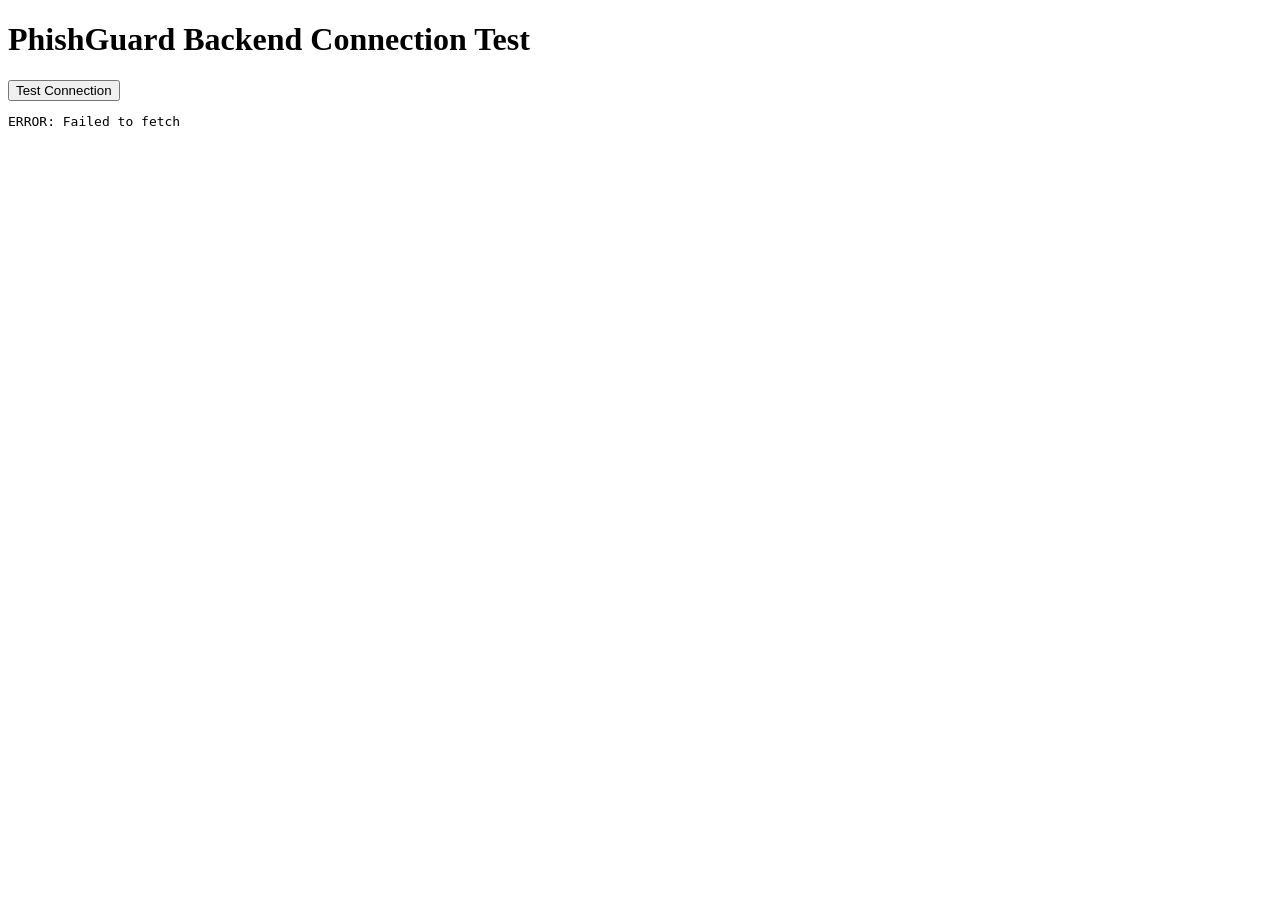
<file: test_backend.html>
<!DOCTYPE html>
<html>
<head>
    <title>Test PhishGuard Backend</title>
</head>
<body>
    <h1>PhishGuard Backend Connection Test</h1>
    <button onclick="testBackend()">Test Connection</button>
    <pre id="result"></pre>

    <script>
        async function testBackend() {
            const resultEl = document.getElementById('result');
            resultEl.textContent = 'Testing...';
            
            try {
                const response = await fetch('http://localhost:8000/health');
                const data = await response.json();
                resultEl.textContent = 'SUCCESS!\n' + JSON.stringify(data, null, 2);
            } catch (error) {
                resultEl.textContent = 'ERROR: ' + error.message;
            }
        }
        
        // Auto-test on load
        window.onload = testBackend;
    </script>
</body>
</html>
</file>
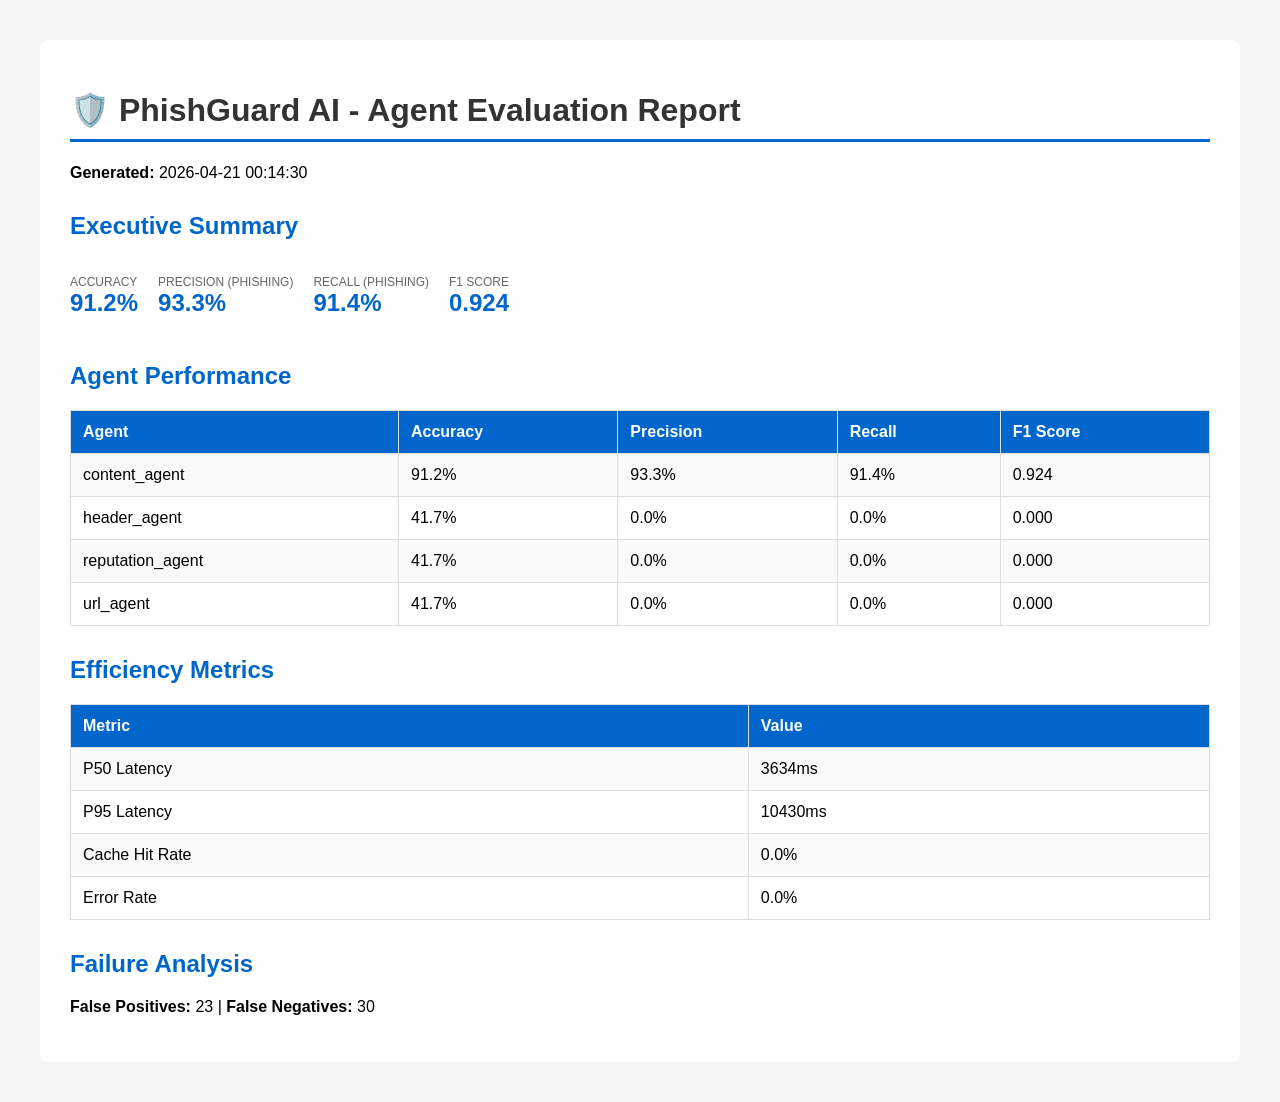
<file: backend/eval/baseline_report.html>
<!DOCTYPE html>
<html>
<head>
    <meta charset="utf-8">
    <title>PhishGuard AI - Evaluation Report</title>
    <style>
        body { font-family: -apple-system, BlinkMacSystemFont, 'Segoe UI', Roboto, sans-serif; 
                 margin: 40px; background: #f5f5f5; }
        .container { max-width: 1200px; margin: 0 auto; background: white; padding: 30px; border-radius: 8px; }
        h1 { color: #333; border-bottom: 3px solid #0066cc; padding-bottom: 10px; }
        h2 { color: #0066cc; margin-top: 30px; }
        table { width: 100%; border-collapse: collapse; margin: 20px 0; }
        th, td { border: 1px solid #ddd; padding: 12px; text-align: left; }
        th { background: #0066cc; color: white; font-weight: bold; }
        tr:nth-child(even) { background: #f9f9f9; }
        .metric { display: inline-block; margin: 15px 20px 15px 0; }
        .metric-value { font-size: 24px; font-weight: bold; color: #0066cc; }
        .metric-label { font-size: 12px; color: #666; text-transform: uppercase; }
        .good { color: #22c55e; }
        .warning { color: #f59e0b; }
        .bad { color: #ef4444; }
        .status-badge { padding: 4px 8px; border-radius: 4px; font-size: 12px; font-weight: bold; }
        .status-pass { background: #d4edda; color: #155724; }
        .status-fail { background: #f8d7da; color: #721c24; }
        .failure-box { background: #fef3cd; border-left: 4px solid #ffc107; padding: 15px; margin: 15px 0; }
    </style>
</head>
<body>
    <div class="container">
        <h1>🛡️ PhishGuard AI - Agent Evaluation Report</h1>
        <p><strong>Generated:</strong> 2026-04-21 00:14:30</p>
        
        <h2>Executive Summary</h2>
        <div style="display: flex; flex-wrap: wrap;">
            <div class="metric">
                <div class="metric-label">Accuracy</div>
                <div class="metric-value">91.2%</div>
            </div>
            <div class="metric">
                <div class="metric-label">Precision (Phishing)</div>
                <div class="metric-value">93.3%</div>
            </div>
            <div class="metric">
                <div class="metric-label">Recall (Phishing)</div>
                <div class="metric-value">91.4%</div>
            </div>
            <div class="metric">
                <div class="metric-label">F1 Score</div>
                <div class="metric-value">0.924</div>
            </div>
        </div>
        
        <h2>Agent Performance</h2>
        <table>
            <tr>
                <th>Agent</th>
                <th>Accuracy</th>
                <th>Precision</th>
                <th>Recall</th>
                <th>F1 Score</th>
            </tr>
            
            <tr>
                <td>content_agent</td>
                <td>91.2%</td>
                <td>93.3%</td>
                <td>91.4%</td>
                <td>0.924</td>
            </tr>
            
            <tr>
                <td>header_agent</td>
                <td>41.7%</td>
                <td>0.0%</td>
                <td>0.0%</td>
                <td>0.000</td>
            </tr>
            
            <tr>
                <td>reputation_agent</td>
                <td>41.7%</td>
                <td>0.0%</td>
                <td>0.0%</td>
                <td>0.000</td>
            </tr>
            
            <tr>
                <td>url_agent</td>
                <td>41.7%</td>
                <td>0.0%</td>
                <td>0.0%</td>
                <td>0.000</td>
            </tr>
            
        </table>
        
        <h2>Efficiency Metrics</h2>
        <table>
            <tr>
                <th>Metric</th>
                <th>Value</th>
            </tr>
            <tr>
                <td>P50 Latency</td>
                <td>3634ms</td>
            </tr>
            <tr>
                <td>P95 Latency</td>
                <td>10430ms</td>
            </tr>
            <tr>
                <td>Cache Hit Rate</td>
                <td>0.0%</td>
            </tr>
            <tr>
                <td>Error Rate</td>
                <td>0.0%</td>
            </tr>
        </table>
        
        <h2>Failure Analysis</h2>
        <p><strong>False Positives:</strong> 23 
           | <strong>False Negatives:</strong> 30</p>
    </div>
</body>
</html>
</file>
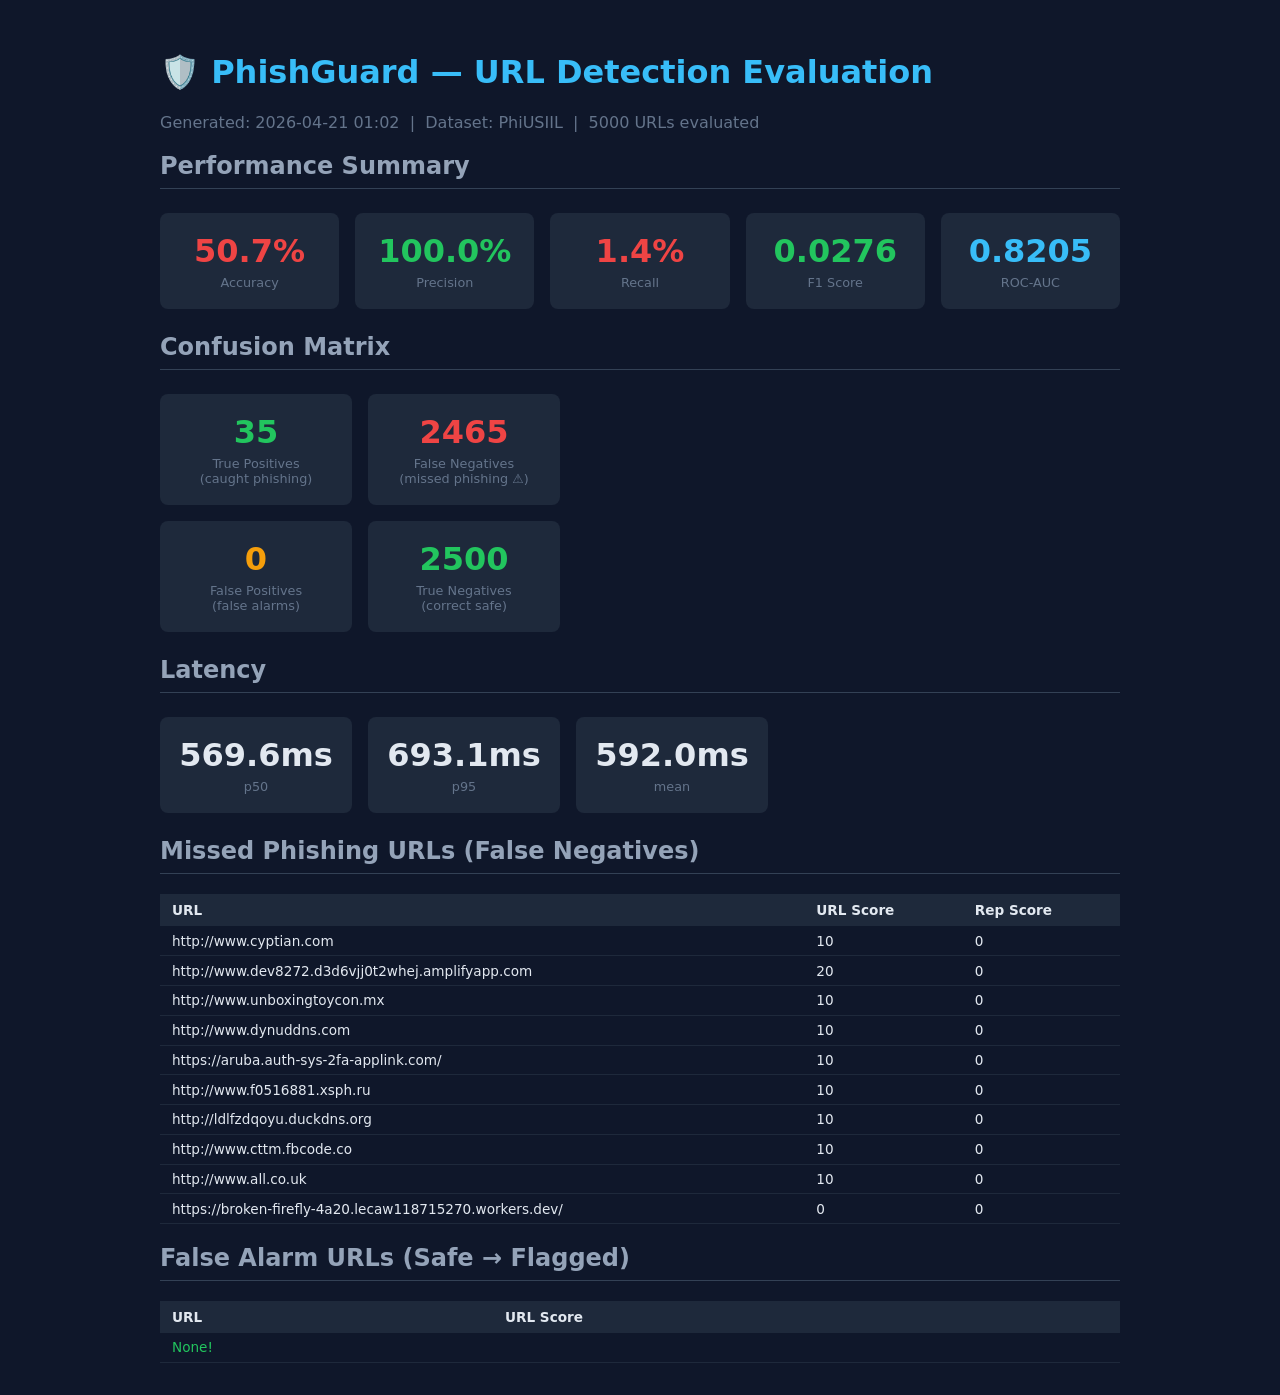
<file: backend/eval/url_eval_5k_report.html>
<!DOCTYPE html>
<html lang="en">
<head>
<meta charset="UTF-8">
<title>PhishGuard URL Detection Report</title>
<style>
  body { font-family: system-ui, sans-serif; margin: 0; background: #0f172a; color: #e2e8f0; }
  .wrap { max-width: 960px; margin: 0 auto; padding: 2rem; }
  h1 { color: #38bdf8; } h2 { color: #94a3b8; border-bottom: 1px solid #334155; padding-bottom:.5rem; }
  .grid { display: grid; grid-template-columns: repeat(auto-fit, minmax(160px, 1fr)); gap: 1rem; margin: 1.5rem 0; }
  .card { background: #1e293b; border-radius: 8px; padding: 1.2rem; text-align: center; }
  .card .val { font-size: 2rem; font-weight: 700; }
  .card .lbl { font-size: .8rem; color: #64748b; margin-top:.3rem; }
  table { width: 100%; border-collapse: collapse; font-size: .85rem; }
  th { background: #1e293b; padding: .5rem .75rem; text-align:left; }
  td { padding: .4rem .75rem; border-bottom: 1px solid #1e293b; }
  tr:hover td { background: #1e293b44; }
  .tag { display:inline-block; padding:.2rem .6rem; border-radius:9999px; font-size:.75rem; font-weight:600; }
</style>
</head>
<body>
<div class="wrap">
  <h1>🛡️ PhishGuard — URL Detection Evaluation</h1>
  <p style="color:#64748b">Generated: 2026-04-21 01:02 &nbsp;|&nbsp;
     Dataset: PhiUSIIL &nbsp;|&nbsp; 5000 URLs evaluated</p>

  <h2>Performance Summary</h2>
  <div class="grid">
    <div class="card">
      <div class="val" style="color:#ef4444">50.7%</div>
      <div class="lbl">Accuracy</div>
    </div>
    <div class="card">
      <div class="val" style="color:#22c55e">100.0%</div>
      <div class="lbl">Precision</div>
    </div>
    <div class="card">
      <div class="val" style="color:#ef4444">1.4%</div>
      <div class="lbl">Recall</div>
    </div>
    <div class="card">
      <div class="val" style="color:#22c55e">0.0276</div>
      <div class="lbl">F1 Score</div>
    </div>
    <div class="card">
      <div class="val" style="color:#38bdf8">0.8205</div>
      <div class="lbl">ROC-AUC</div>
    </div>
  </div>

  <h2>Confusion Matrix</h2>
  <div class="grid" style="grid-template-columns:repeat(2,1fr);max-width:400px">
    <div class="card">
      <div class="val" style="color:#22c55e">35</div>
      <div class="lbl">True Positives<br>(caught phishing)</div>
    </div>
    <div class="card">
      <div class="val" style="color:#ef4444">2465</div>
      <div class="lbl">False Negatives<br>(missed phishing ⚠️)</div>
    </div>
    <div class="card">
      <div class="val" style="color:#f59e0b">0</div>
      <div class="lbl">False Positives<br>(false alarms)</div>
    </div>
    <div class="card">
      <div class="val" style="color:#22c55e">2500</div>
      <div class="lbl">True Negatives<br>(correct safe)</div>
    </div>
  </div>

  <h2>Latency</h2>
  <div class="grid" style="grid-template-columns:repeat(3,1fr);max-width:480px">
    <div class="card"><div class="val">569.6ms</div><div class="lbl">p50</div></div>
    <div class="card"><div class="val">693.1ms</div><div class="lbl">p95</div></div>
    <div class="card"><div class="val">592.0ms</div><div class="lbl">mean</div></div>
  </div>

  <h2>Missed Phishing URLs (False Negatives)</h2>
  <table>
    <tr><th>URL</th><th>URL Score</th><th>Rep Score</th></tr>
    <tr><td style='word-break:break-all;max-width:400px'>http://www.cyptian.com</td><td>10</td><td>0</td></tr><tr><td style='word-break:break-all;max-width:400px'>http://www.dev8272.d3d6vjj0t2whej.amplifyapp.com</td><td>20</td><td>0</td></tr><tr><td style='word-break:break-all;max-width:400px'>http://www.unboxingtoycon.mx</td><td>10</td><td>0</td></tr><tr><td style='word-break:break-all;max-width:400px'>http://www.dynuddns.com</td><td>10</td><td>0</td></tr><tr><td style='word-break:break-all;max-width:400px'>https://aruba.auth-sys-2fa-applink.com/</td><td>10</td><td>0</td></tr><tr><td style='word-break:break-all;max-width:400px'>http://www.f0516881.xsph.ru</td><td>10</td><td>0</td></tr><tr><td style='word-break:break-all;max-width:400px'>http://ldlfzdqoyu.duckdns.org</td><td>10</td><td>0</td></tr><tr><td style='word-break:break-all;max-width:400px'>http://www.cttm.fbcode.co</td><td>10</td><td>0</td></tr><tr><td style='word-break:break-all;max-width:400px'>http://www.all.co.uk</td><td>10</td><td>0</td></tr><tr><td style='word-break:break-all;max-width:400px'>https://broken-firefly-4a20.lecaw118715270.workers.dev/</td><td>0</td><td>0</td></tr>
  </table>

  <h2>False Alarm URLs (Safe → Flagged)</h2>
  <table>
    <tr><th>URL</th><th>URL Score</th></tr>
    <tr><td colspan="2" style="color:#22c55e">None!</td></tr>
  </table>
</div>
</body>
</html>
</file>
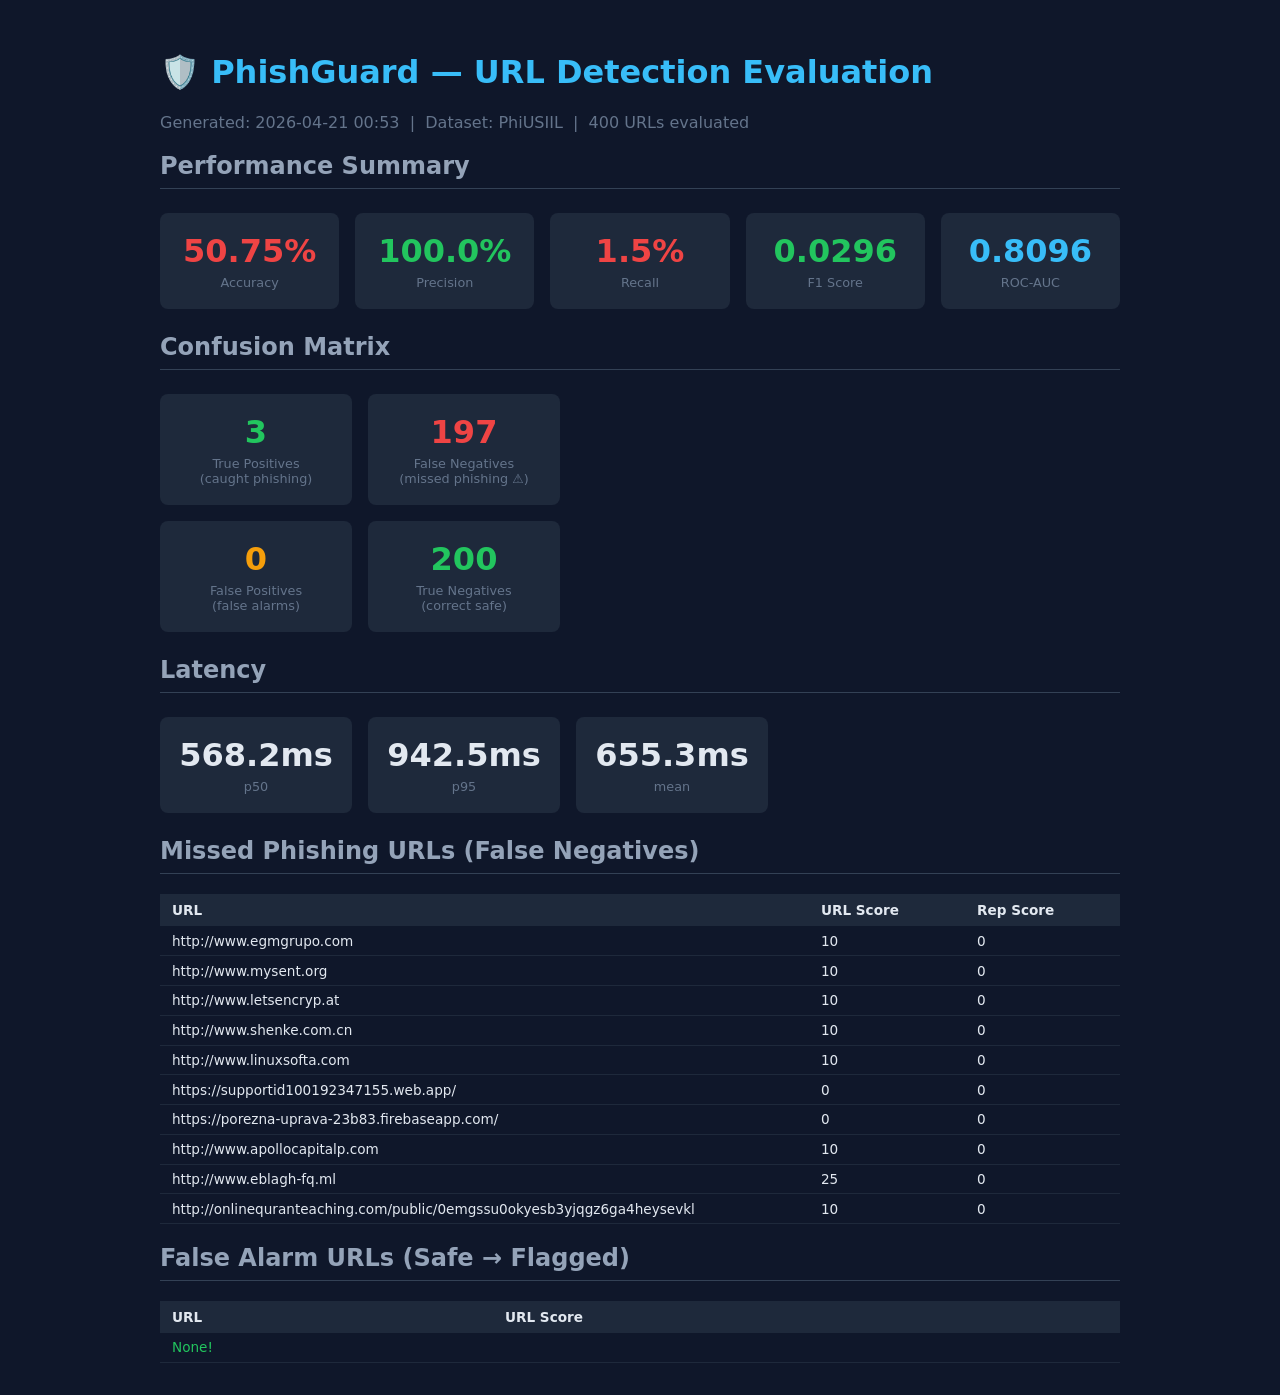
<file: backend/eval/url_eval_report.html>
<!DOCTYPE html>
<html lang="en">
<head>
<meta charset="UTF-8">
<title>PhishGuard URL Detection Report</title>
<style>
  body { font-family: system-ui, sans-serif; margin: 0; background: #0f172a; color: #e2e8f0; }
  .wrap { max-width: 960px; margin: 0 auto; padding: 2rem; }
  h1 { color: #38bdf8; } h2 { color: #94a3b8; border-bottom: 1px solid #334155; padding-bottom:.5rem; }
  .grid { display: grid; grid-template-columns: repeat(auto-fit, minmax(160px, 1fr)); gap: 1rem; margin: 1.5rem 0; }
  .card { background: #1e293b; border-radius: 8px; padding: 1.2rem; text-align: center; }
  .card .val { font-size: 2rem; font-weight: 700; }
  .card .lbl { font-size: .8rem; color: #64748b; margin-top:.3rem; }
  table { width: 100%; border-collapse: collapse; font-size: .85rem; }
  th { background: #1e293b; padding: .5rem .75rem; text-align:left; }
  td { padding: .4rem .75rem; border-bottom: 1px solid #1e293b; }
  tr:hover td { background: #1e293b44; }
  .tag { display:inline-block; padding:.2rem .6rem; border-radius:9999px; font-size:.75rem; font-weight:600; }
</style>
</head>
<body>
<div class="wrap">
  <h1>🛡️ PhishGuard — URL Detection Evaluation</h1>
  <p style="color:#64748b">Generated: 2026-04-21 00:53 &nbsp;|&nbsp;
     Dataset: PhiUSIIL &nbsp;|&nbsp; 400 URLs evaluated</p>

  <h2>Performance Summary</h2>
  <div class="grid">
    <div class="card">
      <div class="val" style="color:#ef4444">50.75%</div>
      <div class="lbl">Accuracy</div>
    </div>
    <div class="card">
      <div class="val" style="color:#22c55e">100.0%</div>
      <div class="lbl">Precision</div>
    </div>
    <div class="card">
      <div class="val" style="color:#ef4444">1.5%</div>
      <div class="lbl">Recall</div>
    </div>
    <div class="card">
      <div class="val" style="color:#22c55e">0.0296</div>
      <div class="lbl">F1 Score</div>
    </div>
    <div class="card">
      <div class="val" style="color:#38bdf8">0.8096</div>
      <div class="lbl">ROC-AUC</div>
    </div>
  </div>

  <h2>Confusion Matrix</h2>
  <div class="grid" style="grid-template-columns:repeat(2,1fr);max-width:400px">
    <div class="card">
      <div class="val" style="color:#22c55e">3</div>
      <div class="lbl">True Positives<br>(caught phishing)</div>
    </div>
    <div class="card">
      <div class="val" style="color:#ef4444">197</div>
      <div class="lbl">False Negatives<br>(missed phishing ⚠️)</div>
    </div>
    <div class="card">
      <div class="val" style="color:#f59e0b">0</div>
      <div class="lbl">False Positives<br>(false alarms)</div>
    </div>
    <div class="card">
      <div class="val" style="color:#22c55e">200</div>
      <div class="lbl">True Negatives<br>(correct safe)</div>
    </div>
  </div>

  <h2>Latency</h2>
  <div class="grid" style="grid-template-columns:repeat(3,1fr);max-width:480px">
    <div class="card"><div class="val">568.2ms</div><div class="lbl">p50</div></div>
    <div class="card"><div class="val">942.5ms</div><div class="lbl">p95</div></div>
    <div class="card"><div class="val">655.3ms</div><div class="lbl">mean</div></div>
  </div>

  <h2>Missed Phishing URLs (False Negatives)</h2>
  <table>
    <tr><th>URL</th><th>URL Score</th><th>Rep Score</th></tr>
    <tr><td style='word-break:break-all;max-width:400px'>http://www.egmgrupo.com</td><td>10</td><td>0</td></tr><tr><td style='word-break:break-all;max-width:400px'>http://www.mysent.org</td><td>10</td><td>0</td></tr><tr><td style='word-break:break-all;max-width:400px'>http://www.letsencryp.at</td><td>10</td><td>0</td></tr><tr><td style='word-break:break-all;max-width:400px'>http://www.shenke.com.cn</td><td>10</td><td>0</td></tr><tr><td style='word-break:break-all;max-width:400px'>http://www.linuxsofta.com</td><td>10</td><td>0</td></tr><tr><td style='word-break:break-all;max-width:400px'>https://supportid100192347155.web.app/</td><td>0</td><td>0</td></tr><tr><td style='word-break:break-all;max-width:400px'>https://porezna-uprava-23b83.firebaseapp.com/</td><td>0</td><td>0</td></tr><tr><td style='word-break:break-all;max-width:400px'>http://www.apollocapitalp.com</td><td>10</td><td>0</td></tr><tr><td style='word-break:break-all;max-width:400px'>http://www.eblagh-fq.ml</td><td>25</td><td>0</td></tr><tr><td style='word-break:break-all;max-width:400px'>http://onlinequranteaching.com/public/0emgssu0okyesb3yjqgz6ga4heysevkl</td><td>10</td><td>0</td></tr>
  </table>

  <h2>False Alarm URLs (Safe → Flagged)</h2>
  <table>
    <tr><th>URL</th><th>URL Score</th></tr>
    <tr><td colspan="2" style="color:#22c55e">None!</td></tr>
  </table>
</div>
</body>
</html>
</file>
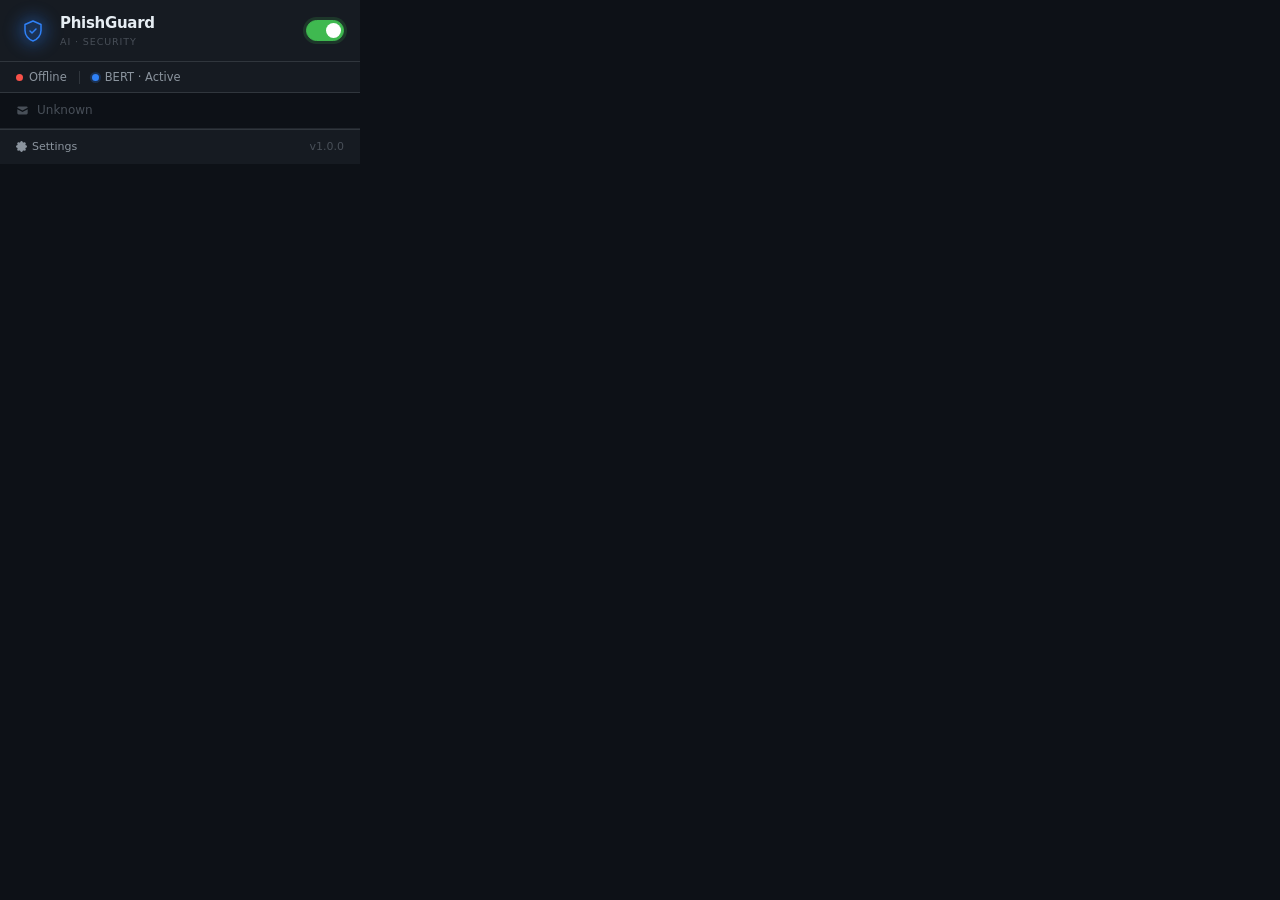
<file: extension/popup/popup.html>
<!DOCTYPE html>
<html lang="en">
<head>
  <meta charset="UTF-8">
  <title>PhishGuard AI</title>
  <link rel="stylesheet" href="popup.css">
</head>
<body>
<div class="app">

  <header class="header">
    <div class="brand">
      <div class="shield-wrap">
        <svg class="shield-svg" viewBox="0 0 24 24" fill="none">
          <path d="M12 2L4 5.5v6c0 4.75 3.5 9.2 8 10.5 4.5-1.3 8-5.75 8-10.5v-6L12 2z"
                stroke="currentColor" stroke-width="1.5" stroke-linejoin="round"/>
          <path d="M9 12l2 2 4-4" stroke="currentColor" stroke-width="1.5"
                stroke-linecap="round" stroke-linejoin="round"/>
        </svg>
        <div class="shield-glow"></div>
      </div>
      <div class="brand-text">
        <div class="brand-name">PhishGuard</div>
        <div class="brand-sub">AI · Security</div>
      </div>
    </div>
    <label class="toggle" title="Enable protection">
      <input type="checkbox" id="enable-toggle" checked>
      <span class="track"><span class="thumb"></span></span>
    </label>
  </header>

  <div class="status-bar">
    <div class="s-item">
      <span class="dot" id="backend-dot"></span>
      <span class="s-text" id="backend-label">Connecting…</span>
    </div>
    <span class="s-sep"></span>
    <div class="s-item">
      <span class="dot dot-blue"></span>
      <span class="s-text">BERT · Active</span>
    </div>
  </div>

  <div class="tab-row">
    <svg class="tab-icon-svg" viewBox="0 0 20 20" fill="currentColor">
      <path d="M2.003 5.884L10 9.882l7.997-3.998A2 2 0 0016 4H4a2 2 0 00-1.997 1.884z"/>
      <path d="M18 8.118l-8 4-8-4V14a2 2 0 002 2h12a2 2 0 002-2V8.118z"/>
    </svg>
    <span id="tab-status">No email open</span>
  </div>

  <footer class="footer">
    <a href="#" id="settings-link" class="f-link">
      <svg viewBox="0 0 16 16" fill="currentColor" width="11" height="11">
        <path d="M8 4.754a3.246 3.246 0 100 6.492 3.246 3.246 0 000-6.492zM5.754 8a2.246 2.246 0 114.492 0 2.246 2.246 0 01-4.492 0z"/>
        <path d="M9.796 1.343c-.527-1.79-3.065-1.79-3.592 0l-.094.319a.873.873 0 01-1.255.52l-.292-.16c-1.64-.892-3.433.902-2.54 2.541l.159.292a.873.873 0 01-.52 1.255l-.319.094c-1.79.527-1.79 3.065 0 3.592l.319.094a.873.873 0 01.52 1.255l-.16.292c-.892 1.64.901 3.434 2.541 2.54l.292-.159a.873.873 0 011.255.52l.094.319c.527 1.79 3.065 1.79 3.592 0l.094-.319a.873.873 0 011.255-.52l.292.16c1.64.892 3.433-.902 2.54-2.541l-.159-.292a.873.873 0 01.52-1.255l.319-.094c1.79-.527 1.79-3.065 0-3.592l-.319-.094a.873.873 0 01-.52-1.255l.16-.292c.892-1.64-.901-3.433-2.541-2.54l-.292.159a.873.873 0 01-1.255-.52l-.094-.319z"/>
      </svg>
      Settings
    </a>
    <span class="f-ver">v1.0.0</span>
  </footer>

</div>
<script src="popup.js"></script>
</body>
</html>
</file>
<file: extension/popup/popup.css>
/* ── Design tokens ─────────────────────────────────────── */
:root {
  --bg:          #0d1117;
  --surface:     #161b22;
  --surface-2:   #21262d;
  --border:      #30363d;
  --border-sub:  #21262d;
  --text:        #e6edf3;
  --muted:       #8b949e;
  --dim:         #484f58;
  --blue:        #2f81f7;
  --blue-a:      rgba(47,129,247,.22);
  --green:       #3fb950;
  --green-a:     rgba(63,185,80,.18);
  --yellow:      #d29922;
  --yellow-a:    rgba(210,153,34,.18);
  --red:         #f85149;
  --red-a:       rgba(248,81,73,.18);
  --r:           8px;
  --r-lg:        12px;
}

/* ── Reset ─────────────────────────────────────────────── */
*, *::before, *::after { margin:0; padding:0; box-sizing:border-box; }

body {
  width: 360px;
  background: var(--bg);
  color: var(--text);
  font-family: -apple-system, BlinkMacSystemFont, "Segoe UI", system-ui, sans-serif;
  font-size: 13px;
  -webkit-font-smoothing: antialiased;
  line-height: 1.4;
}

/* ── Header ────────────────────────────────────────────── */
.header {
  display: flex;
  align-items: center;
  justify-content: space-between;
  padding: 13px 16px;
  background: var(--surface);
  border-bottom: 1px solid var(--border);
}

.brand {
  display: flex;
  align-items: center;
  gap: 10px;
}

.shield-wrap {
  position: relative;
  width: 34px;
  height: 34px;
  display: flex;
  align-items: center;
  justify-content: center;
  flex-shrink: 0;
}

.shield-svg {
  width: 24px;
  height: 24px;
  color: var(--blue);
  position: relative;
  z-index: 1;
  filter: drop-shadow(0 0 5px var(--blue-a));
}

.shield-glow {
  position: absolute;
  inset: 0;
  background: var(--blue-a);
  border-radius: 50%;
  filter: blur(7px);
  animation: breathe 3.5s ease-in-out infinite;
}

@keyframes breathe {
  0%,100% { opacity:.5; transform:scale(1); }
  50%      { opacity:.9; transform:scale(1.25); }
}

.brand-text { display:flex; flex-direction:column; }

.brand-name {
  font-size: 15px;
  font-weight: 700;
  letter-spacing: -.3px;
  color: var(--text);
}

.brand-sub {
  font-size: 9.5px;
  color: var(--dim);
  letter-spacing: .9px;
  text-transform: uppercase;
  margin-top: 1px;
}

/* ── Toggle ────────────────────────────────────────────── */
.toggle { cursor: pointer; }
.toggle input { display: none; }

.track {
  display: flex;
  align-items: center;
  width: 38px;
  height: 21px;
  background: var(--surface-2);
  border: 1px solid var(--border);
  border-radius: 11px;
  padding: 2px;
  transition: all .25s ease;
}

.thumb {
  width: 15px;
  height: 15px;
  background: var(--dim);
  border-radius: 50%;
  transition: all .25s ease;
}

.toggle input:checked + .track {
  background: var(--green);
  border-color: var(--green);
  box-shadow: 0 0 0 3px var(--green-a);
}

.toggle input:checked + .track .thumb {
  background: #fff;
  transform: translateX(17px);
}

/* ── Status bar ────────────────────────────────────────── */
.status-bar {
  display: flex;
  align-items: center;
  gap: 10px;
  padding: 7px 16px;
  background: var(--surface);
  border-bottom: 1px solid var(--border);
}

.s-item { display:flex; align-items:center; gap:6px; }

.dot {
  width: 7px;
  height: 7px;
  border-radius: 50%;
  flex-shrink: 0;
  background: var(--dim);
}

.dot-online {
  background: var(--green);
  box-shadow: 0 0 0 2px var(--green-a);
  animation: blink 2.4s ease-in-out infinite;
}

.dot-offline { background: var(--red); }

.dot-checking {
  background: var(--yellow);
  animation: blink .9s ease-in-out infinite;
}

.dot-blue {
  background: var(--blue);
  box-shadow: 0 0 0 2px var(--blue-a);
}

@keyframes blink { 0%,100%{opacity:1} 50%{opacity:.35} }

.s-text { font-size: 11.5px; color: var(--muted); }

.s-sep {
  width: 1px;
  height: 13px;
  background: var(--border);
  margin: 0 2px;
}

/* ── Tab row ───────────────────────────────────────────── */
.tab-row {
  display: flex;
  align-items: center;
  gap: 8px;
  padding: 9px 16px;
  background: var(--bg);
  border-bottom: 1px solid var(--border-sub);
  color: var(--dim);
  font-size: 12px;
}

.tab-icon-svg { width:13px; height:13px; flex-shrink:0; }

/* ── Empty state ───────────────────────────────────────── */
.empty-state {
  padding: 28px 24px 24px;
  text-align: center;
  color: var(--dim);
}

.empty-state.hidden { display: none; }

.empty-svg {
  width: 40px;
  height: 40px;
  margin: 0 auto 12px;
  color: var(--border);
}

.empty-state p {
  font-size: 12px;
  line-height: 1.65;
  color: var(--dim);
}

/* ── Result panel ──────────────────────────────────────── */
.result-panel { padding: 14px 16px 16px; }
.result-panel.hidden { display: none; }

.result-main {
  display: flex;
  align-items: center;
  gap: 16px;
  margin-bottom: 14px;
}

/* Score ring (conic-gradient) */
.ring-wrap { flex-shrink: 0; }

.ring {
  width: 74px;
  height: 74px;
  border-radius: 50%;
  background: conic-gradient(var(--ring-color, var(--dim)) var(--ring-pct, 0%), var(--surface-2) 0%);
  display: flex;
  align-items: center;
  justify-content: center;
  position: relative;
  transition: background .6s ease;
}

.ring::before {
  content: '';
  position: absolute;
  inset: 8px;
  background: var(--bg);
  border-radius: 50%;
}

.ring-center {
  position: absolute;
  inset: 0;
  display: flex;
  flex-direction: column;
  align-items: center;
  justify-content: center;
  z-index: 1;
}

.ring-num {
  font-size: 20px;
  font-weight: 700;
  line-height: 1;
  font-variant-numeric: tabular-nums;
}

.ring-lbl {
  font-size: 8.5px;
  text-transform: uppercase;
  letter-spacing: .6px;
  color: var(--dim);
  margin-top: 2px;
}

/* Verdict column */
.verdict-col {
  display: flex;
  flex-direction: column;
  gap: 6px;
}

.verdict-badge {
  display: inline-flex;
  align-items: center;
  padding: 4px 11px;
  border-radius: 20px;
  font-size: 11px;
  font-weight: 700;
  letter-spacing: .6px;
  text-transform: uppercase;
  border: 1px solid transparent;
  width: fit-content;
}

.verdict-safe {
  color: var(--green);
  background: var(--green-a);
  border-color: rgba(63,185,80,.3);
}

.verdict-suspicious {
  color: var(--yellow);
  background: var(--yellow-a);
  border-color: rgba(210,153,34,.3);
}

.verdict-phishing {
  color: var(--red);
  background: var(--red-a);
  border-color: rgba(248,81,73,.3);
  box-shadow: 0 0 10px var(--red-a);
  animation: threat-pulse 2.2s ease-in-out infinite;
}

@keyframes threat-pulse {
  0%,100% { box-shadow: 0 0 10px var(--red-a); }
  50%      { box-shadow: 0 0 18px rgba(248,81,73,.35); }
}

.meta-line { font-size: 11px; color: var(--muted); }
.meta-line.dim { color: var(--dim); font-size: 10.5px; }

/* Agent breakdown box */
.agents-box {
  background: var(--surface);
  border: 1px solid var(--border);
  border-radius: var(--r);
  padding: 11px 12px;
}

.box-label {
  font-size: 9.5px;
  text-transform: uppercase;
  letter-spacing: .9px;
  color: var(--dim);
  font-weight: 600;
  margin-bottom: 10px;
}

.agent-row {
  display: flex;
  align-items: center;
  gap: 9px;
  margin-bottom: 7px;
}

.agent-row:last-child { margin-bottom: 0; }

.agent-name {
  width: 66px;
  font-size: 11px;
  color: var(--muted);
  text-transform: capitalize;
  flex-shrink: 0;
}

.agent-track {
  flex: 1;
  height: 5px;
  background: var(--surface-2);
  border-radius: 3px;
  overflow: hidden;
}

.agent-fill {
  height: 100%;
  border-radius: 3px;
  transition: width .55s cubic-bezier(.4,0,.2,1);
}

.agent-val {
  width: 24px;
  text-align: right;
  font-size: 11px;
  font-weight: 600;
  font-variant-numeric: tabular-nums;
  color: var(--muted);
  flex-shrink: 0;
}

/* ── Footer ────────────────────────────────────────────── */
.footer {
  display: flex;
  justify-content: space-between;
  align-items: center;
  padding: 9px 16px;
  background: var(--surface);
  border-top: 1px solid var(--border);
}

.f-link {
  display: flex;
  align-items: center;
  gap: 5px;
  font-size: 11px;
  color: var(--muted);
  text-decoration: none;
  transition: color .2s;
}
.f-link:hover { color: var(--blue); }

.f-ver { font-size: 11px; color: var(--dim); }
</file>
